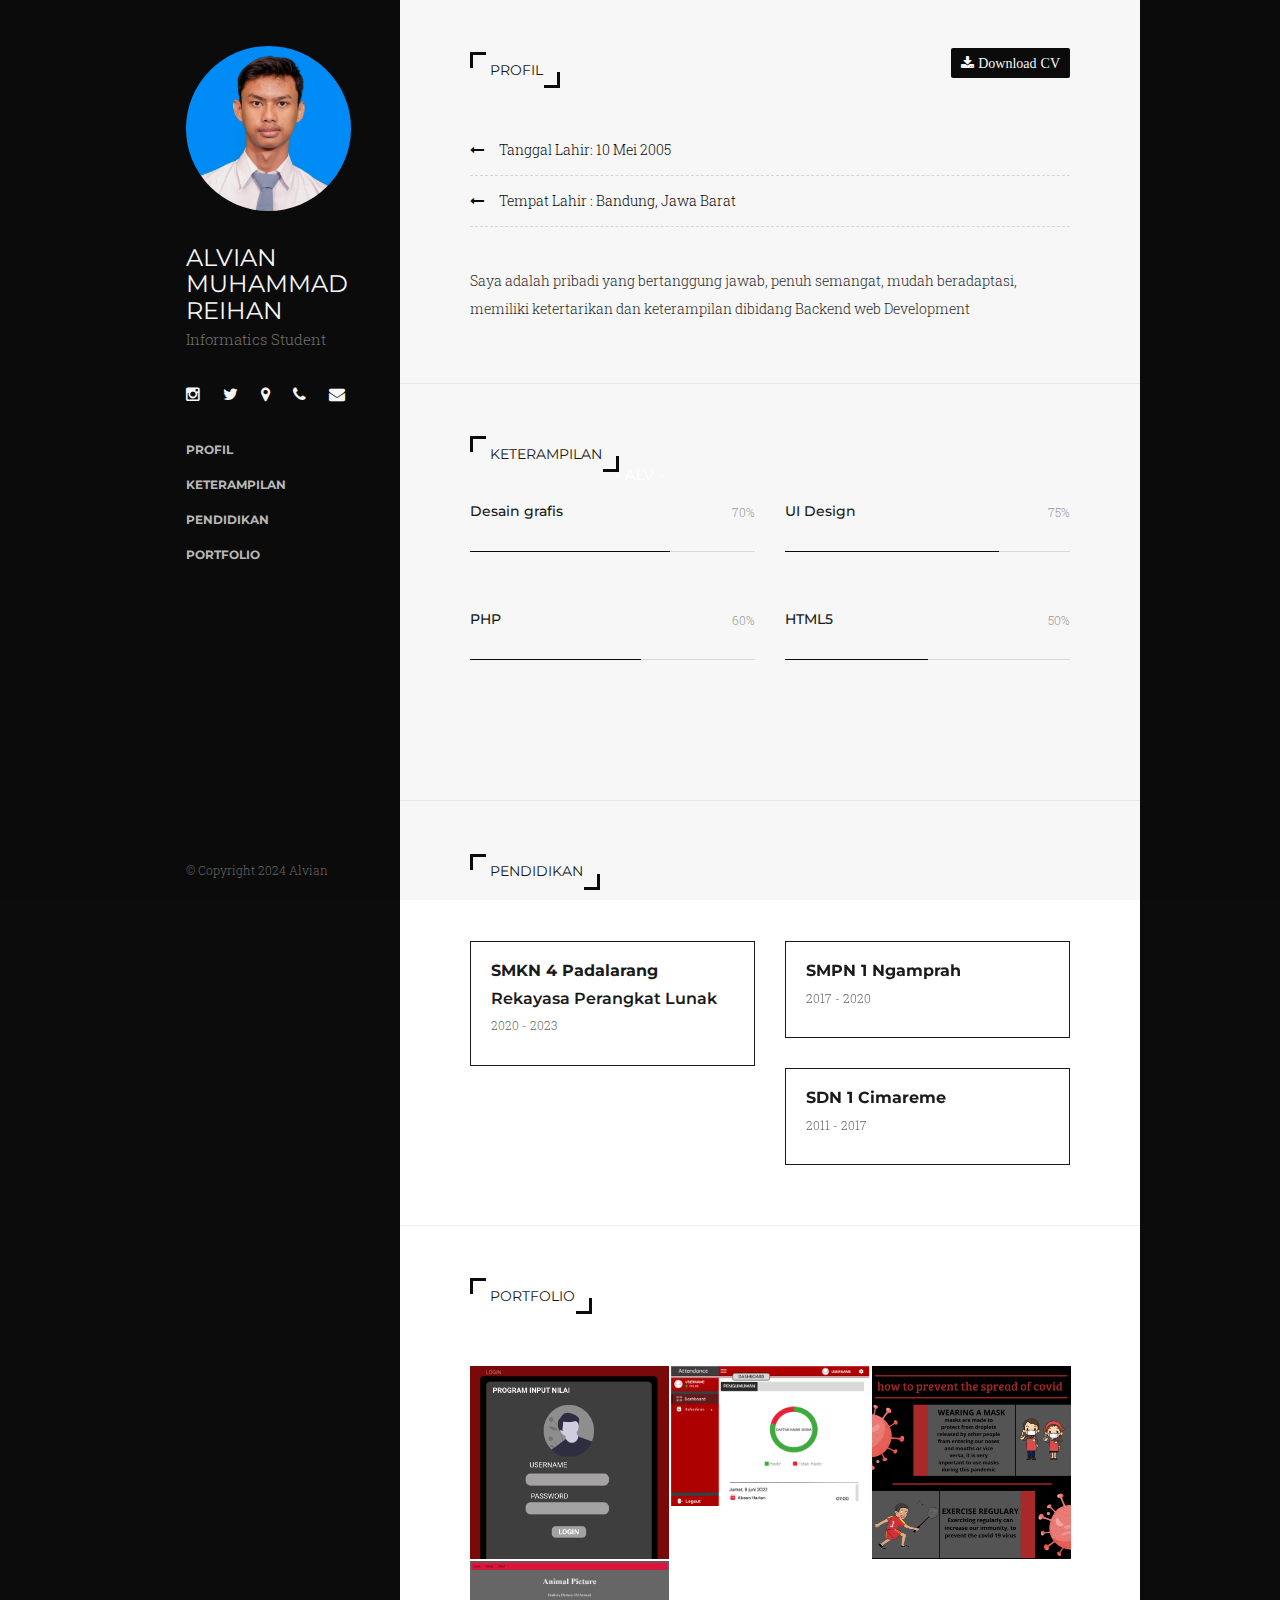
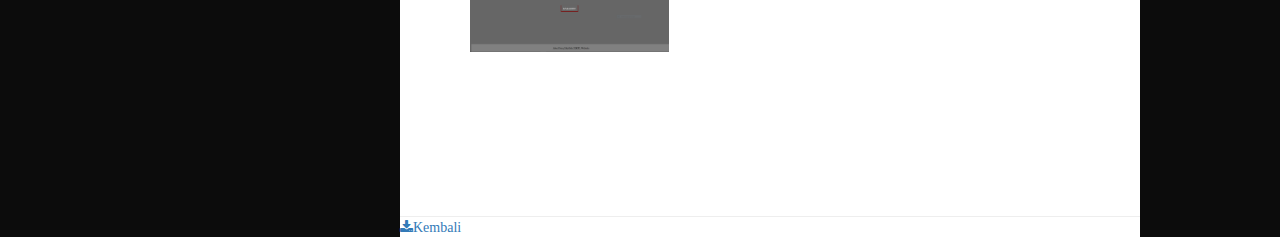
<file: cv/blog.html>
<!DOCTYPE html>
<html lang="en-US">

<!-- Mirrored from jthemes.net/themes/html/blvck/?storefront=envato-elements by HTTrack Website Copier/3.x [XR&CO'2014], Sat, 09 Jul 2022 11:07:42 GMT -->
<head>
	<meta http-equiv="Content-Type" content="text/html; charset=UTF-8">
	<title>Alvian Muhammad</title>
	<meta name="description" content="AbielFaiqZikrillah - Personal">
	<meta name="viewport" content="width=device-width, initial-scale=1, maximum-scale=1">
	<link rel="shortcut icon" type="image/x-icon" href="assets/images/logo.webp">

	<!-- STYLESHEETS -->
	<link rel="stylesheet" href="assets/bootstrap/css/bootstrap.min.css" type="text/css" media="all">
	<link rel="stylesheet" href="assets/css/owl.carousel.css" type="text/css" media="all">
	<link rel="stylesheet" href="assets/css/owl.theme.css" type="text/css" media="all">
	<link rel="stylesheet" href="assets/css/font-awesome.min.css" type="text/css" media="all">
	<link rel="stylesheet" href="assets/css/magnific-popup.css" type="text/css" media="all">
	<link rel="stylesheet" href="assets/css/style.css" type="text/css" media="all">

	<!-- GOOGLE FONTS -->
	<link href='https://fonts.googleapis.com/css?family=Montserrat:400,700' rel='stylesheet' type='text/css'>
	<link href='https://fonts.googleapis.com/css?family=Roboto+Slab:400,300,100,700' rel='stylesheet' type='text/css'>

	<!--[if lt IE 9]>
      <script src="https://oss.maxcdn.com/html5shiv/3.7.2/html5shiv.min.js"></script>
      <script src="https://oss.maxcdn.com/respond/1.4.2/respond.min.js"></script>
    <![endif]-->

</head>

<body>
<!-- Preloader -->
<div class="preloader-outer">
	<div class="preloader">
		<div class="lines">
			<div class="line line-1"></div>
			<div class="line line-2"></div>
			<div class="line line-3"></div>
		</div>

		<div class="loading-text">- ALV -</div>
	</div>
</div>
<!-- Preloader end -->

<!-- Main Wrapper -->
<main class="wrapper">

	<!-- Header -->
	<header class="header pull-left">

		<!-- Mobile menu -->
		<div class="mobile-bar visible-sm visible-xs">
			<div class="hamburger-menu">
				  <div class="bar"></div>	
			</div>
		</div>
		<!-- Mobile menu end -->

		<div class="avatar">
			<img src="assets/images/photo1657081513.png" alt="avatar">
		</div>

		<div class="name">
			<h1>Alvian Muhammad Reihan</h1>
			<span>Informatics Student</span>
		</div>

		<!-- Social Icons -->
		<div class="social-icons">
			<ul>
				<li><a href="" target="_blank"><i class="fa fa-instagram" aria-hidden="true"></i></a></li>
				<li><a href="" target="_blank"><i class="fa fa-twitter" aria-hidden="true"></i></a></li>
				<li><a href="" target="_blank"><i class="fa fa-map-marker" aria-hidden="true"></i></a></li>
				<li><a href="" target="_blank"><i class="fa fa-phone" aria-hidden="true"></i></a></li>
				<li><a href="" target="_blank"><i class="icon fa fa-3x fa-envelope" aria-hidden="true"></i></i></a></li>
			</ul>
		</div>
		<!-- Social Icons end -->

		<!-- Navigation bar -->
		<nav class="main-nav">
			<ul class="navigation">
				<!--<li class="current"><a href="#welcome">Beranda</a></li>-->
				<li><a href="#about">Profil</a></li>
				<li><a href="#keterampilan">Keterampilan</a></li>
				<li><a href="#resume">Pendidikan</a></li>
				<li><a href="#works">Portfolio</a></li>
			</ul>
		</nav>
		<!-- Navigation bar end -->

		<!-- Footer Copyright -->
		<div class="copyright">
			<span>© Copyright 2024 Alvian</span>
		</div>
		<!-- Footer Copyright end -->

	</header>
	<!-- Header end -->

	<!-- Main Content -->
	<div class="main-content pull-right">

		<!-- Section Welcome -->
		<!--<section id="welcome" class="welcome">
			<section id="welcome" class="welcome">
				<div class="quote text-center">
					<h2>Saya Seorang UI designer dan WEB Developer</h2>
				</div>
				<div class="overlay"></div>
			</section>
		</section>-->
		<!-- Section Welcome end -->

		<!-- Section About -->
		<section id="about" class="about">

			<div class="section-header">
				<h2>Profil</h2>
				<a href="" target="_blank" class="about-download" data-toggle="tooltip" data-placement="bottom" title="Download CV">
					<i class="fa fa-download" aria-hidden="true"> Download CV </i>
				</a>
			</div>

			<!-- Intro -->
			<div class="intro">

				<ul class="info">
					<li>Tanggal Lahir: 10 Mei 2005</li>
					<li>Tempat Lahir : Bandung, Jawa Barat</li>
				</ul>

				<p>Saya adalah pribadi yang bertanggung jawab, penuh semangat, mudah beradaptasi, memiliki ketertarikan dan keterampilan dibidang Backend web Development</p>

			</div>
			<!-- Intro end -->
		</section>

		<section id="keterampilan" class="keterampilan">
			<!-- Skills -->

			<div class="section-header">
				<h2>Keterampilan</h2>

			<div class="skills">

				<div class="row">

					<div class="col-md-6 col-sm-6 col-xs-12 item">
						<div class="skill-info clearfix">
							<h3 class="pull-left">Desain grafis</h3>
							<span class="pull-right">70%</span>
						</div>
						<div class="progress">
							<div class="progress-bar" role="progressbar" aria-valuenow="70"
							aria-valuemin="0" aria-valuemax="100" style="width:70%">
							</div>
						</div>
					</div>

					<div class="col-md-6 col-sm-6 col-xs-12 item">
						<div class="skill-info clearfix">
							<h3 class="pull-left">UI Design</h3>
							<span class="pull-right">75%</span>
						</div>
						<div class="progress">
							<div class="progress-bar" role="progressbar" aria-valuenow="75"
							aria-valuemin="0" aria-valuemax="100" style="width:75%">
							</div>
						</div>
					</div>

					<div class="col-md-6 col-sm-6 col-xs-12 item">
						<div class="skill-info clearfix">
							<h3 class="pull-left">PHP</h3>
							<span class="pull-right">60%</span>
						</div>
						<div class="progress">
							<div class="progress-bar" role="progressbar" aria-valuenow="60"
							aria-valuemin="0" aria-valuemax="100" style="width:60%">
							</div>
						</div>
					</div>

					<div class="col-md-6 col-sm-6 col-xs-12 item">
						<div class="skill-info clearfix">
							<h3 class="pull-left">HTML5</h3>
							<span class="pull-right">50%</span>
						</div>
						<div class="progress">
							<div class="progress-bar" role="progressbar" aria-valuenow="50"
							aria-valuemin="0" aria-valuemax="100" style="width:50%">
							</div>
						</div>
					</div>

				</div>

			</div>
			<!-- Skills end -->
		</section>
		<!-- Section About end -->

		<!-- Section Resume -->
		<section id="resume" class="resume">
			
			<div class="section-header">
				<h2>Pendidikan</h2>
			</div>

			<div class="row">

				<!-- Carousel -->
				<div class="resume-carousel">

					<div class="carousel-item">

						<div class="col-md-6 col-sm-6 col-xs-12">
							<div class="top-item resume-item">
								<h2>SMKN 4 Padalarang</h2>
								<h3>Rekayasa Perangkat Lunak</h3>
								<span>2020 - 2023</span>
							</div>
						</div>

						<div class="col-md-6 col-sm-6 col-xs-12">
							<div class="top-item resume-item">
								<h2>SMPN 1 Ngamprah</h2>
								<span>2017 - 2020</span>
							</div>
						</div>

						<div class="col-md-6 col-sm-6 col-xs-12">
							<div class="resume-item">
								<h2>SDN 1 Cimareme</h2>
								<span>2011 - 2017</span>
							</div>
						</div>
						
					</div><!-- Page 1 End -->

				<!-- Carousel end -->
				
			</div>
			
		</section>
		<!-- Section Resume end -->
		<!-- Control -->
		<!-- <div class="control">
			<ul>
				<li class="active"><a class="filter" data-filter="all">All Projects</a></li>
				<li><a class="filter" data-filter="1">Logo</a></li>
				<li><a class="filter" data-filter="2">Vector</a></li>
				<li><a class="filter" data-filter="3">Audio</a></li>
				<li><a class="filter" data-filter="4">Video</a></li>
			</ul>
		</div> -->

		<!-- Section Works -->
		<section id="works" class="works clearfix">
			
			<div class="section-header">
				<h2>Portfolio</h2>
			</div>


			<!-- Items Outer -->
			<div class="item-outer row clearfix">
				<div class="col-md-4 col-sm-6 col-xs-12 filtr-item" data-category="1" data-sort="value">
					<div class="item">
						<a href="assets/images/Dokumen 89.pdf" class="work-video">
							<div class="title">
								<div class="inner">
									<h2>UI Design</h2>
									<span>Sistem Input Nilai</span>
								</div>
							</div>
						</a>
						<div class="overlay"></div>
						<img src="assets/images/PPL01.PNG" alt="portfolio">
					</div>
				</div>

				<div class="col-md-4 col-sm-6 col-xs-12 filtr-item" data-category="2" data-sort="value">
					<div class="item">
						<a href="assets/images/UI PPL.pdf" class="work-video">
							<div class="title">
								<div class="inner">
									<h2>UI Design</h2>
									<span>Sistem Input Nilai</span>
								</div>
							</div>
						</a>
						<div class="overlay"></div>
						<img src="assets/images/Capture.PNG" alt="portfolio">
					</div>
				</div>

				<div class="col-md-4 col-sm-6 col-xs-12 filtr-item" data-category="3" data-sort="value">
					<div class="item">
						<a href="assets/images/123.pdf" class="work-video">
							<div class="title">
								<div class="inner">
									<h2>UI Design</h2>
									<span>Sistem Input Nilai</span>
								</div>
							</div>
						</a>
						<div class="overlay"></div>
						<img src="assets/images/123.png" alt="portfolio">
					</div>
				</div>

				<div class="col-md-4 col-sm-6 col-xs-12 filtr-item" data-category="4" data-sort="value">
					<div class="item">
						<a href="https://abielfaiq.github.io/abielfaiq21.github.io/" class="work-video">
							<div class="title">
								<div class="inner">
									<h2>WEBSITE</h2>
									<span>Galeri</span>
								</div>
							</div>
						</a>
						<div class="overlay"></div>
						<img src="assets/images/galeri.PNG" alt="portfolio">
					</div>
				</div>
			</div>
			<!-- Items Outer end -->
		</section>
		<!-- Section Works end -->

		

		<!-- Section Customers -->
		<!--<section id="customers" class="customers">
			
			<div class="section-header-light">
				<h2>Customers</h2>
			</div>
			<div class="customer-carousel">
				<div class="item">
					<img src="assets/images/06_themeforest.png" alt="client">
				</div>
				<div class="item">
					<img src="assets/images/20_client.png" alt="client">
				</div>
				<div class="item">
					<img src="assets/images/21_client.png" alt="client">
				</div>
				<div class="item">
					<img src="assets/images/22_client.png" alt="client">
				</div>
				<div class="item">
					<img src="assets/images/19_client.png" alt="client">
				</div>
				<div class="item">
					<img src="assets/images/23_client.png" alt="client">
				</div>
			</div> 
			
			<div class="overlay"></div>
			-->
			<a href="../index.html" class="about-download" data-toggle="tooltip" data-placement="bottom" title="Kembali">
							<i class="fa fa-download" aria-hidden="true">Kembali</i>
						</a>
		</section>
		<!-- Section Customers end -->
	</div>
	<!-- Main Content end -->

</main>
<!-- Main Wrapper end -->

<!-- SCRIPTS -->
<script type="text/javascript" src="assets/js/jquery-1.12.3.min.js"></script>
<script type="text/javascript" src="assets/js/jquery.onepage-scroll.min.js"></script>
<script type="text/javascript" src="assets/js/jquery.easing.min.js"></script>
<script type="text/javascript" src="assets/js/jquery.backstretch.min.js"></script>
<script type="text/javascript" src="assets/js/jquery.filterizr.js"></script>
<script type="text/javascript" src="assets/js/jquery.magnific-popup.min.js"></script>
<script type="text/javascript" src="assets/bootstrap/js/bootstrap.min.js"></script>
<script type="text/javascript" src="assets/js/owl.carousel.min.js"></script>
<script type="text/javascript" src="assets/js/custom.js"></script>
<script type="text/javascript" src="assets/js/smoothscroll.min.js"></script>

</body>

<!-- Mirrored from jthemes.net/themes/html/blvck/?storefront=envato-elements by HTTrack Website Copier/3.x [XR&CO'2014], Sat, 09 Jul 2022 11:07:52 GMT -->
</html>
</file>
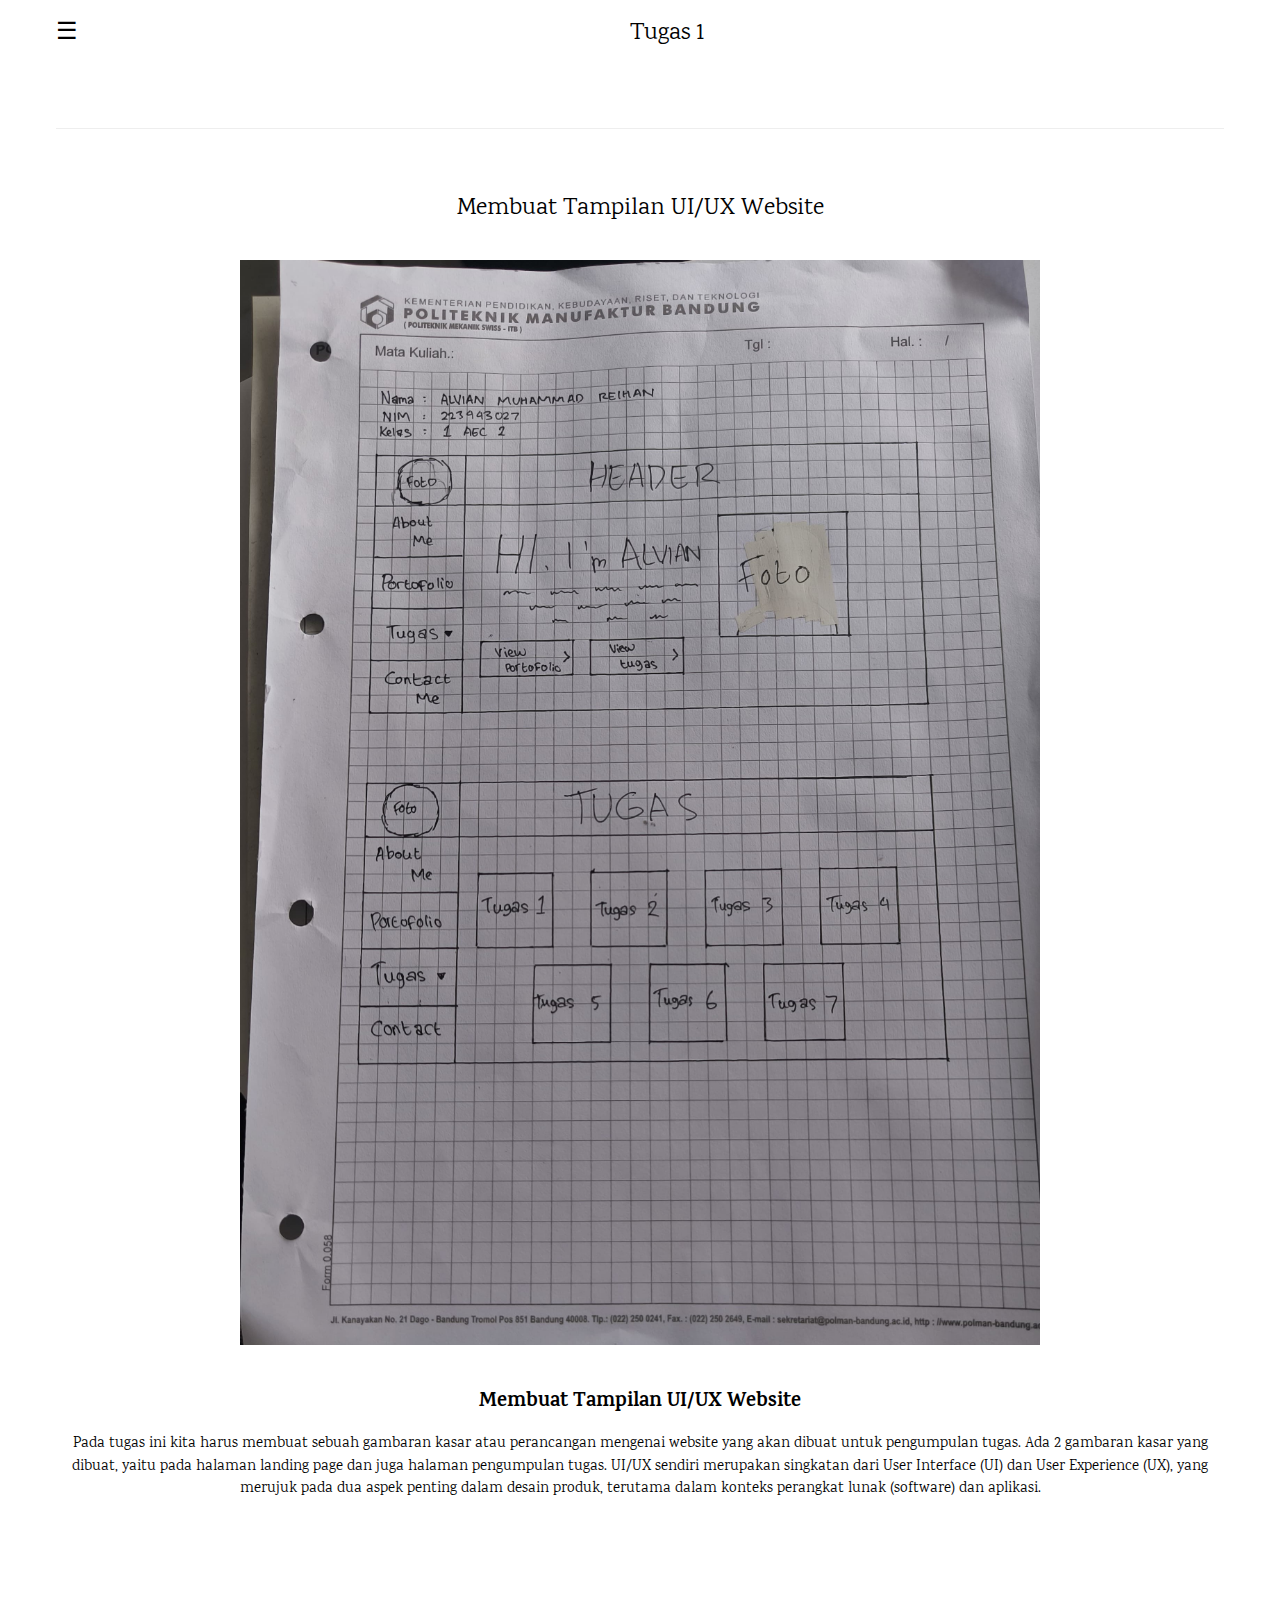
<file: tugas/tugas1.html>
<!DOCTYPE html>
<html>
<head>
<title>Tugas 1</title>
<meta charset="UTF-8">
<meta name="viewport" content="width=device-width, initial-scale=1">
<link rel="stylesheet" href="https://www.w3schools.com/w3css/4/w3.css">
<link rel="stylesheet" href="https://fonts.googleapis.com/css?family=Karma">
<style>
body,h1,h2,h3,h4,h5,h6 {font-family: "Karma", sans-serif}
.w3-bar-block .w3-bar-item {padding:20px}
</style>
</head>
<body>

<!-- Sidebar (hidden by default) -->
<nav class="w3-sidebar w3-bar-block w3-card w3-top w3-xlarge w3-animate-left" style="display:none;z-index:2;width:40%;min-width:300px" id="mySidebar">
  <a href="javascript:void(0)" onclick="w3_close()"
  class="w3-bar-item w3-button">Close Menu</a>
  <a href="../index.html" onclick="w3_close()" class="w3-bar-item w3-button">Home</a>
</nav>

<!-- Top menu -->
<div class="w3-top">
  <div class="w3-white w3-xlarge" style="max-width:1200px;margin:auto">
    <div class="w3-button w3-padding-16 w3-left" onclick="w3_open()">☰</div>
    <div class="w3-center w3-padding-16">Tugas 1</div>
  </div>
</div>
  
<!-- !PAGE CONTENT! -->
<div class="w3-main w3-content w3-padding" style="max-width:1200px;margin-top:100px">
  
  <hr id="tugas1">

  <!-- About Section -->
  <div class="w3-container w3-padding-32 w3-center">  
    <h3>Membuat Tampilan UI/UX Website</h3><br>
    <img src="img/tugas1.jpeg" alt="Me" class="w3-image" style="display:block;margin:auto" width="800" height="533">
    <div class="w3-padding-32">
      <h4><b>Membuat Tampilan UI/UX Website</b></h4>
      <p>Pada tugas ini kita harus membuat sebuah gambaran kasar atau perancangan mengenai website yang akan dibuat untuk pengumpulan tugas. Ada 2 gambaran kasar yang dibuat, yaitu pada halaman landing page dan juga halaman pengumpulan tugas. UI/UX sendiri merupakan singkatan dari User Interface (UI) dan User Experience (UX), yang merujuk pada dua aspek penting dalam desain produk, terutama dalam konteks perangkat lunak (software) dan aplikasi.</p>
    </div>
  </div>
  <hr>

<!-- End page content -->
</div>

<script>
// Script to open and close sidebar
function w3_open() {
  document.getElementById("mySidebar").style.display = "block";
}
 
function w3_close() {
  document.getElementById("mySidebar").style.display = "none";
}
</script>

</body>
</html>
</file>
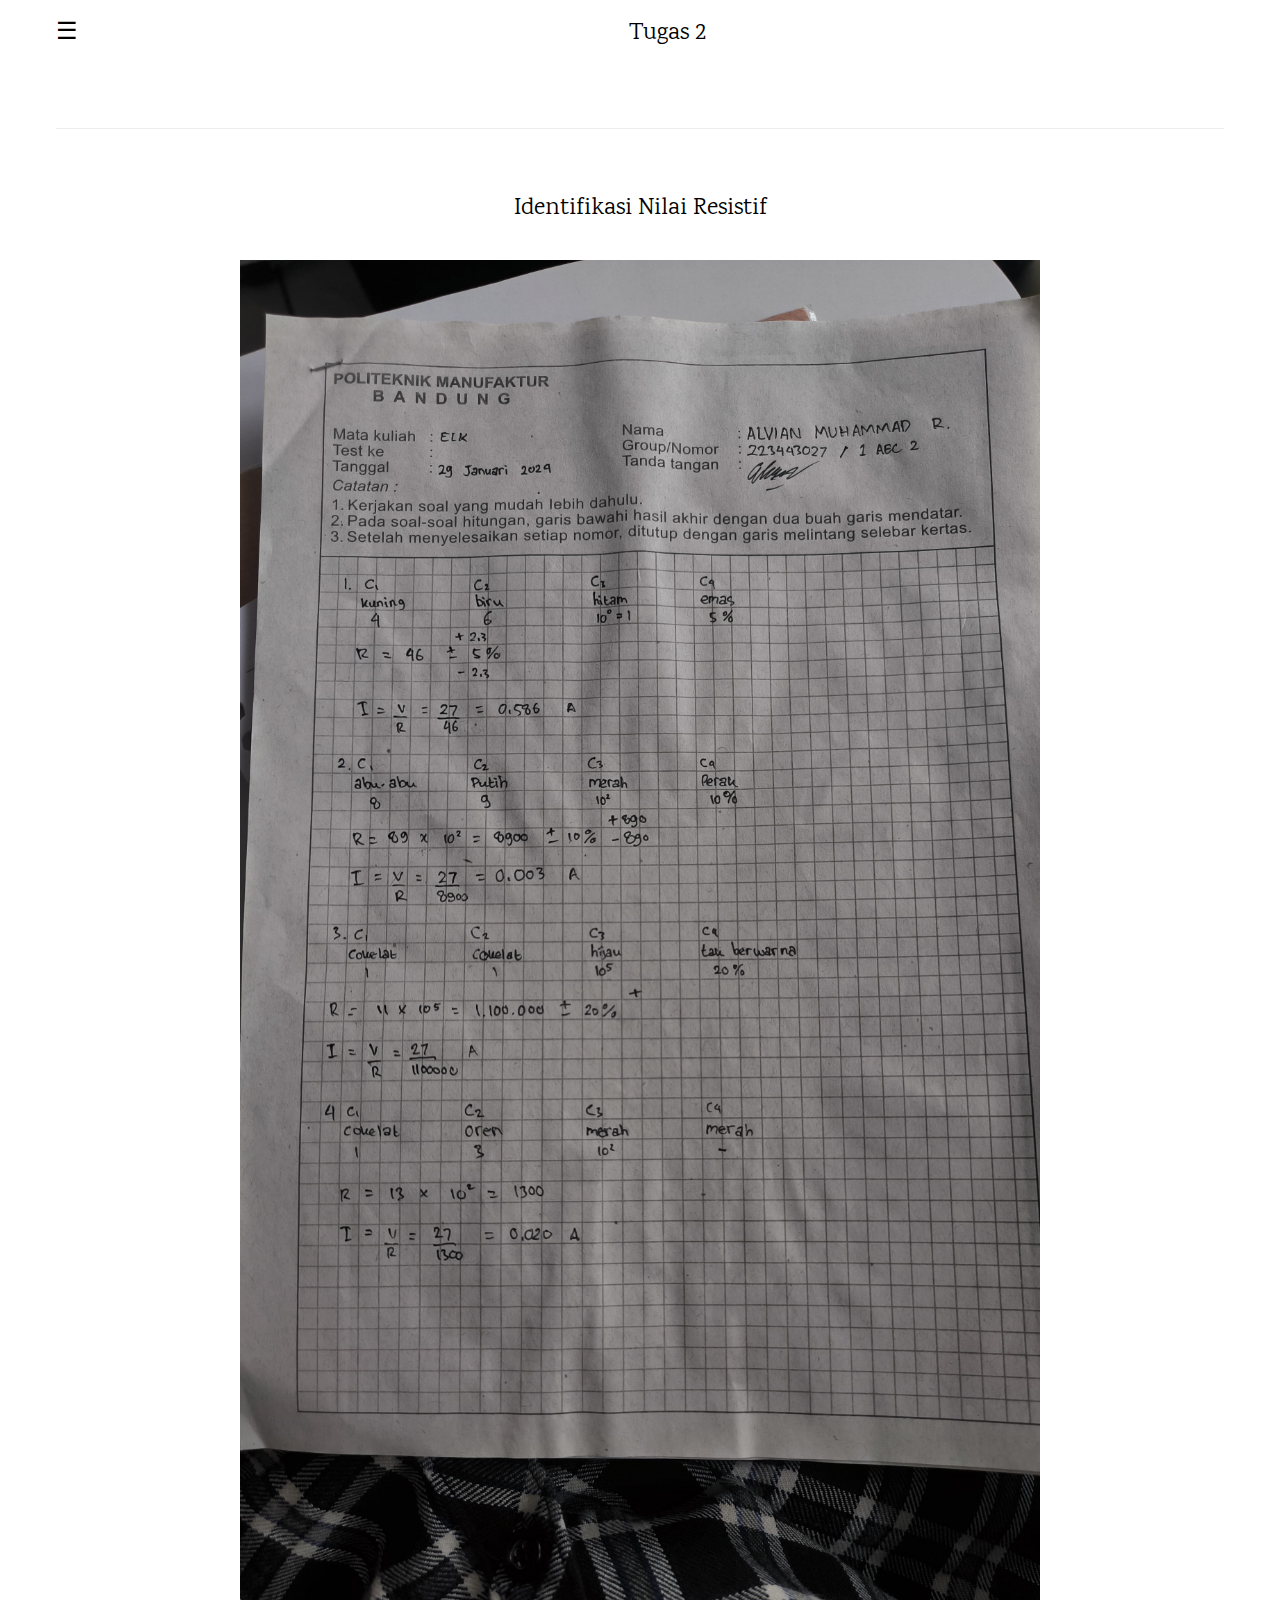
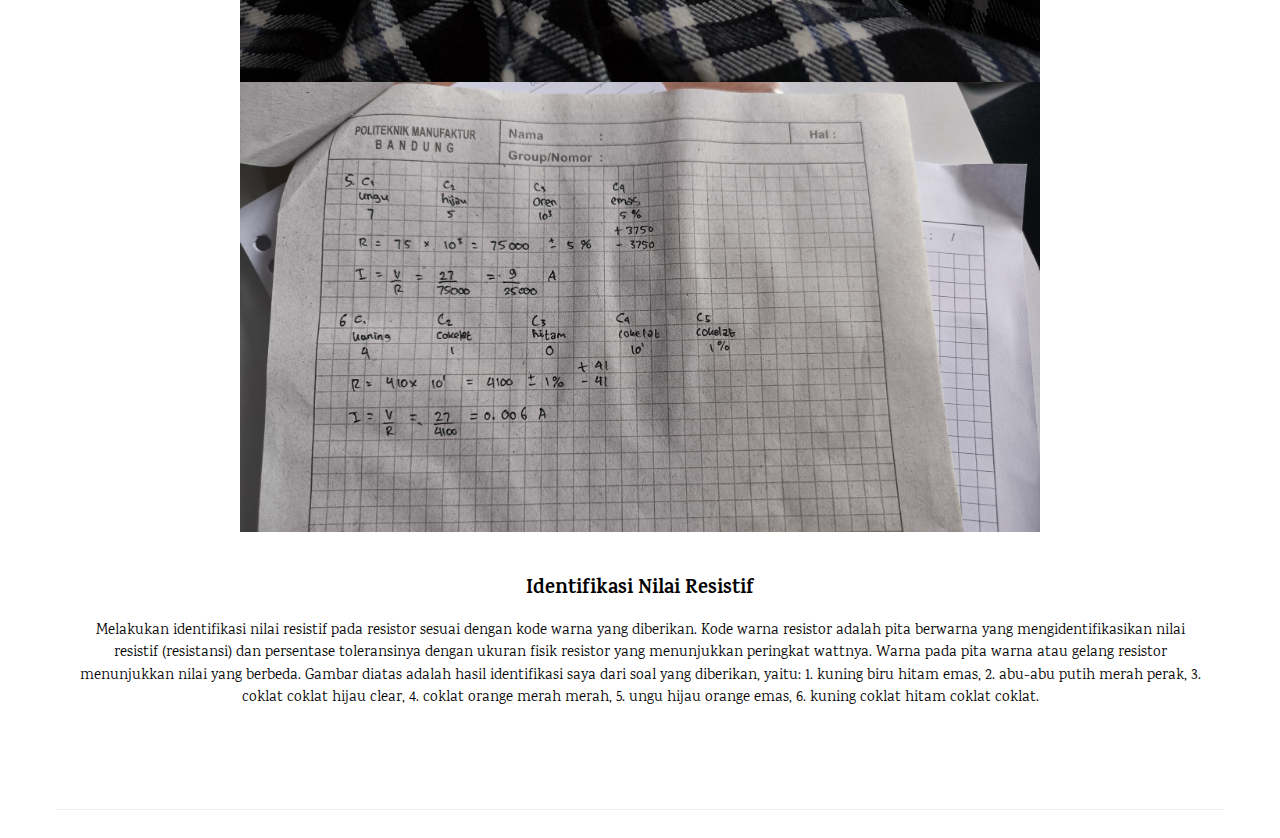
<file: tugas/tugas2.html>
<!DOCTYPE html>
<html>
<head>
<title>Tugas 2</title>
<meta charset="UTF-8">
<meta name="viewport" content="width=device-width, initial-scale=1">
<link rel="stylesheet" href="https://www.w3schools.com/w3css/4/w3.css">
<link rel="stylesheet" href="https://fonts.googleapis.com/css?family=Karma">
<style>
body,h1,h2,h3,h4,h5,h6 {font-family: "Karma", sans-serif}
.w3-bar-block .w3-bar-item {padding:20px}
</style>
</head>
<body>

<!-- Sidebar (hidden by default) -->
<nav class="w3-sidebar w3-bar-block w3-card w3-top w3-xlarge w3-animate-left" style="display:none;z-index:2;width:40%;min-width:300px" id="mySidebar">
  <a href="javascript:void(0)" onclick="w3_close()"
  class="w3-bar-item w3-button">Close Menu</a>
  <a href="../index.html" onclick="w3_close()" class="w3-bar-item w3-button">Home</a>
</nav>

<!-- Top menu -->
<div class="w3-top">
  <div class="w3-white w3-xlarge" style="max-width:1200px;margin:auto">
    <div class="w3-button w3-padding-16 w3-left" onclick="w3_open()">☰</div>
    <div class="w3-center w3-padding-16">Tugas 2</div>
  </div>
</div>
  
<!-- !PAGE CONTENT! -->
<div class="w3-main w3-content w3-padding" style="max-width:1200px;margin-top:100px">
  
  <hr id="tugas2">

  <!-- About Section -->
  <div class="w3-container w3-padding-32 w3-center">  
    <h3>Identifikasi Nilai Resistif</h3><br>
    <img src="img/tugas2a.jpeg" alt="Me" class="w3-image" style="display:block;margin:auto" width="800" height="533">
    <img src="img/tugas2b.jpeg" alt="Me" class="w3-image" style="display:block;margin:auto" width="800" height="533">
    <div class="w3-padding-32">
      <h4><b>Identifikasi Nilai Resistif</b></h4>
      <p>Melakukan identifikasi nilai resistif pada resistor sesuai dengan kode warna yang diberikan. Kode warna resistor adalah pita berwarna yang mengidentifikasikan nilai resistif (resistansi) dan persentase toleransinya dengan ukuran fisik resistor yang menunjukkan peringkat wattnya. Warna pada pita warna atau gelang resistor menunjukkan nilai yang berbeda. Gambar diatas adalah hasil identifikasi saya dari soal yang diberikan, yaitu:
        1. kuning biru hitam emas, 2. abu-abu putih merah perak, 3. coklat coklat hijau clear, 4. coklat orange merah merah, 5. ungu hijau orange emas, 6. kuning coklat hitam coklat coklat.
      </p>
    </div>
  </div>
  <hr>

<!-- End page content -->
</div>

<script>
// Script to open and close sidebar
function w3_open() {
  document.getElementById("mySidebar").style.display = "block";
}
 
function w3_close() {
  document.getElementById("mySidebar").style.display = "none";
}
</script>

</body>
</html>
</file>
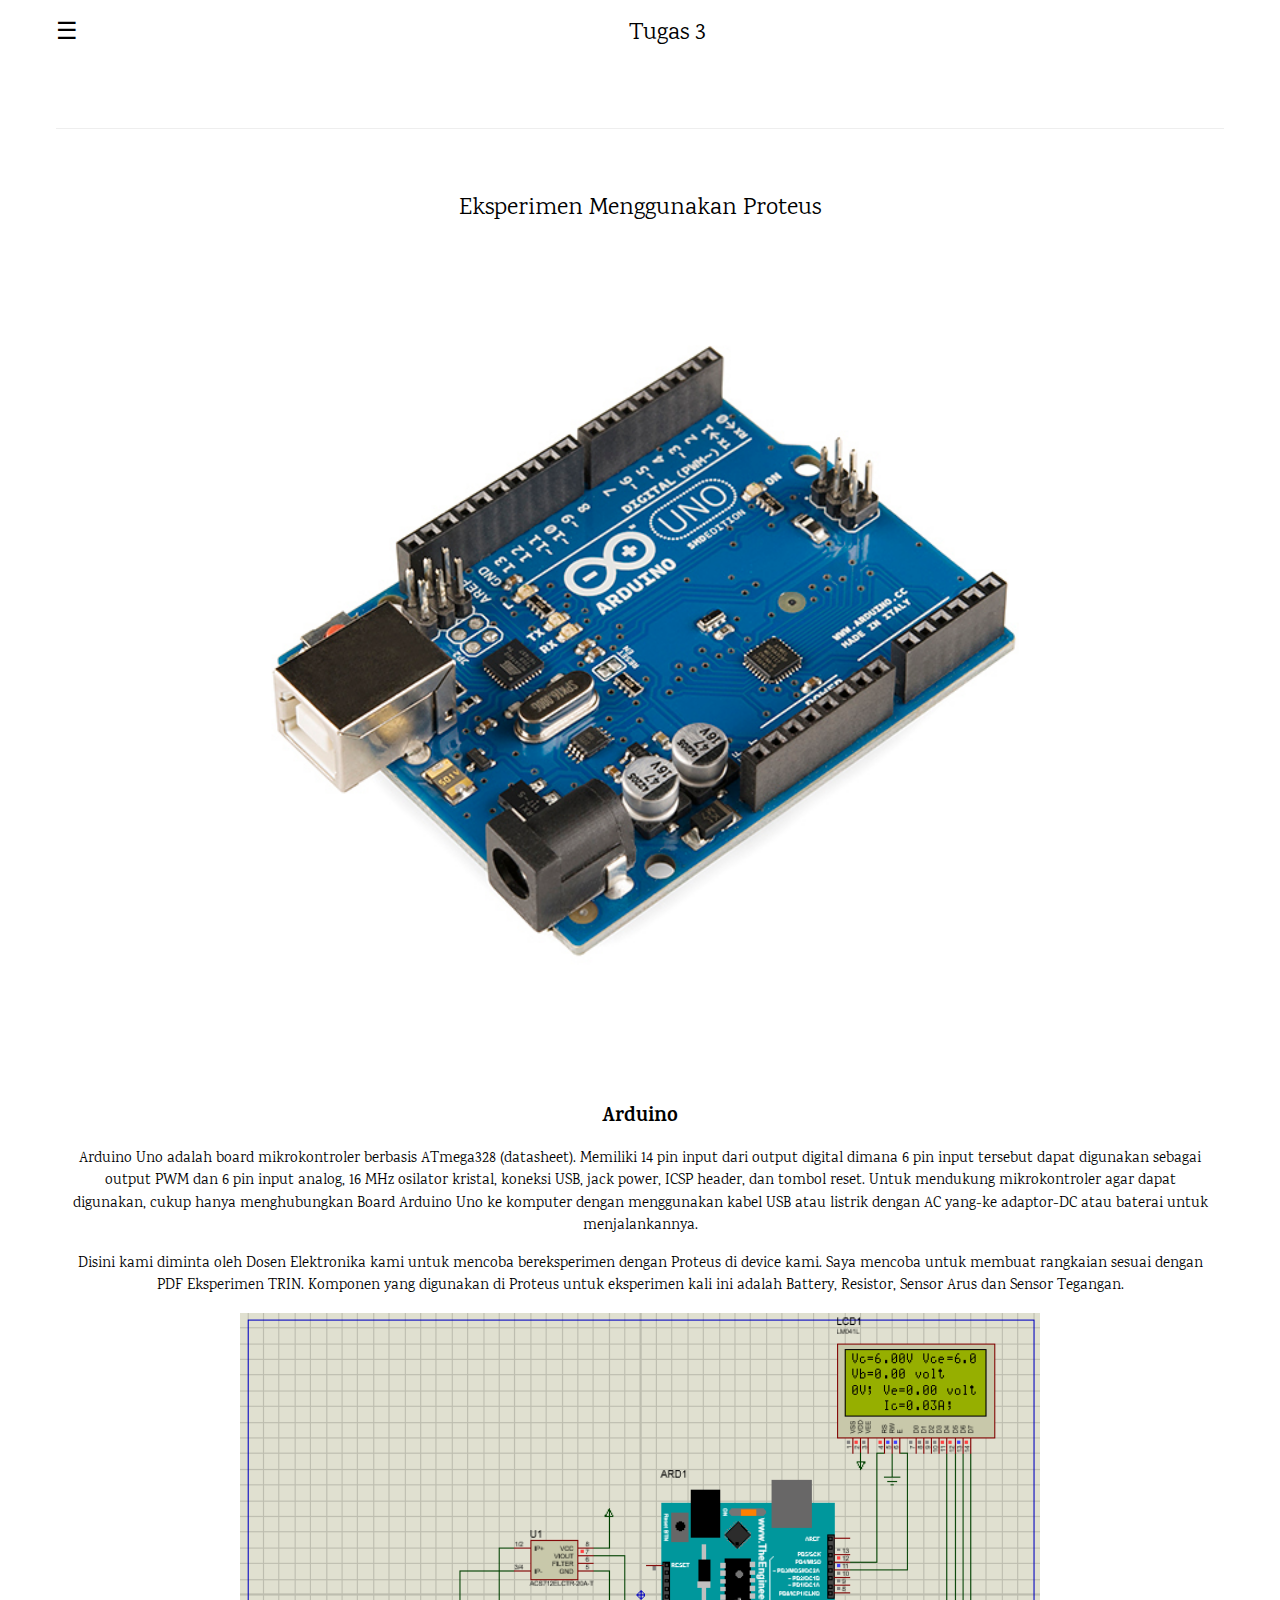
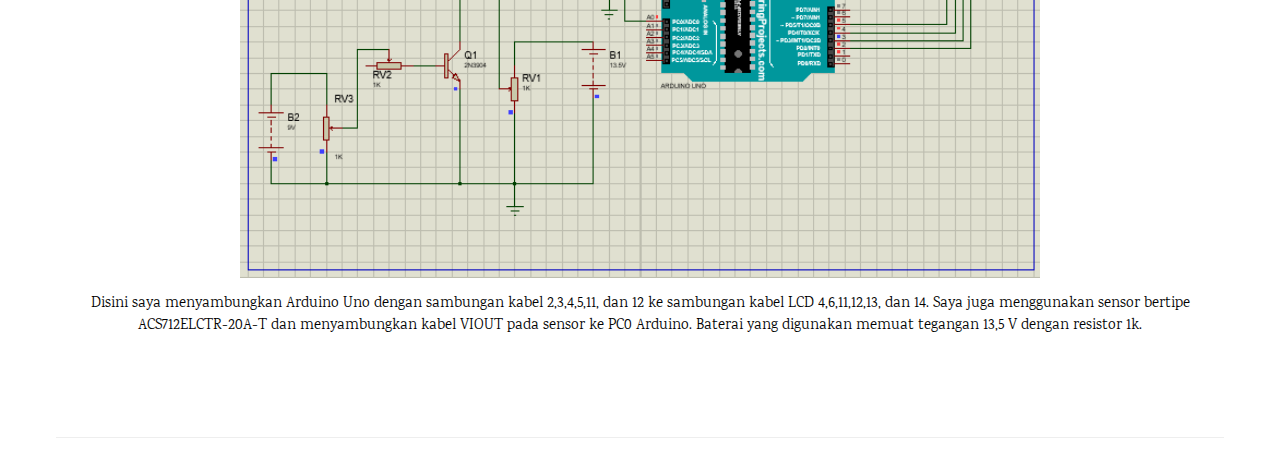
<file: tugas/tugas3.html>
<!DOCTYPE html>
<html>
<head>
<title>Tugas 1</title>
<meta charset="UTF-8">
<meta name="viewport" content="width=device-width, initial-scale=1">
<link rel="stylesheet" href="https://www.w3schools.com/w3css/4/w3.css">
<link rel="stylesheet" href="https://fonts.googleapis.com/css?family=Karma">
<style>
body,h1,h2,h3,h4,h5,h6 {font-family: "Karma", sans-serif}
.w3-bar-block .w3-bar-item {padding:20px}
</style>
</head>
<body>

<!-- Sidebar (hidden by default) -->
<nav class="w3-sidebar w3-bar-block w3-card w3-top w3-xlarge w3-animate-left" style="display:none;z-index:2;width:40%;min-width:300px" id="mySidebar">
  <a href="javascript:void(0)" onclick="w3_close()"
  class="w3-bar-item w3-button">Close Menu</a>
  <a href="../index.html" onclick="w3_close()" class="w3-bar-item w3-button">Home</a>
</nav>

<!-- Top menu -->
<div class="w3-top">
  <div class="w3-white w3-xlarge" style="max-width:1200px;margin:auto">
    <div class="w3-button w3-padding-16 w3-left" onclick="w3_open()">☰</div>
    <div class="w3-center w3-padding-16">Tugas 3</div>
  </div>
</div>
  
<!-- !PAGE CONTENT! -->
<div class="w3-main w3-content w3-padding" style="max-width:1200px;margin-top:100px">
  
  <hr id="tugas1">

  <!-- About Section -->
  <div class="w3-container w3-padding-32 w3-center">  
    <h3>Eksperimen Menggunakan Proteus</h3><br>
    <img src="img/tugas3a.jpg" alt="Me" class="w3-image" style="display:block;margin:auto" width="800" height="533">
    <div class="w3-padding-32">
      <h4><b>Arduino</b></h4>
      <p>Arduino Uno adalah board mikrokontroler berbasis ATmega328 (datasheet). Memiliki 14 pin input dari output digital dimana 6 pin input tersebut dapat digunakan sebagai output PWM dan 6 pin input analog, 16 MHz osilator kristal, koneksi USB, jack power, ICSP header, dan tombol reset. Untuk mendukung mikrokontroler agar dapat digunakan, cukup hanya menghubungkan Board Arduino Uno ke komputer dengan menggunakan kabel USB atau listrik dengan AC yang-ke adaptor-DC atau baterai untuk menjalankannya.</p>
      <p>Disini kami diminta oleh Dosen Elektronika kami untuk mencoba bereksperimen dengan Proteus di device kami. Saya mencoba untuk membuat rangkaian sesuai dengan PDF Eksperimen TRIN. Komponen yang digunakan di Proteus untuk eksperimen kali ini adalah Battery, Resistor, Sensor Arus dan Sensor Tegangan.</p>
      <img src="img/tugas3b.png" alt="Me" class="w3-image" style="display:block;margin:auto" width="800" height="533">
      <p>Disini saya menyambungkan Arduino Uno dengan sambungan kabel 2,3,4,5,11, dan 12 ke sambungan kabel LCD 4,6,11,12,13, dan 14. Saya juga menggunakan sensor bertipe ACS712ELCTR-20A-T dan menyambungkan kabel VIOUT pada sensor ke PC0 Arduino. Baterai yang digunakan memuat tegangan 13,5 V dengan resistor 1k.</p>
    </div>
  </div>
  <hr>

<!-- End page content -->
</div>

<script>
// Script to open and close sidebar
function w3_open() {
  document.getElementById("mySidebar").style.display = "block";
}
 
function w3_close() {
  document.getElementById("mySidebar").style.display = "none";
}
</script>

</body>
</html>
</file>
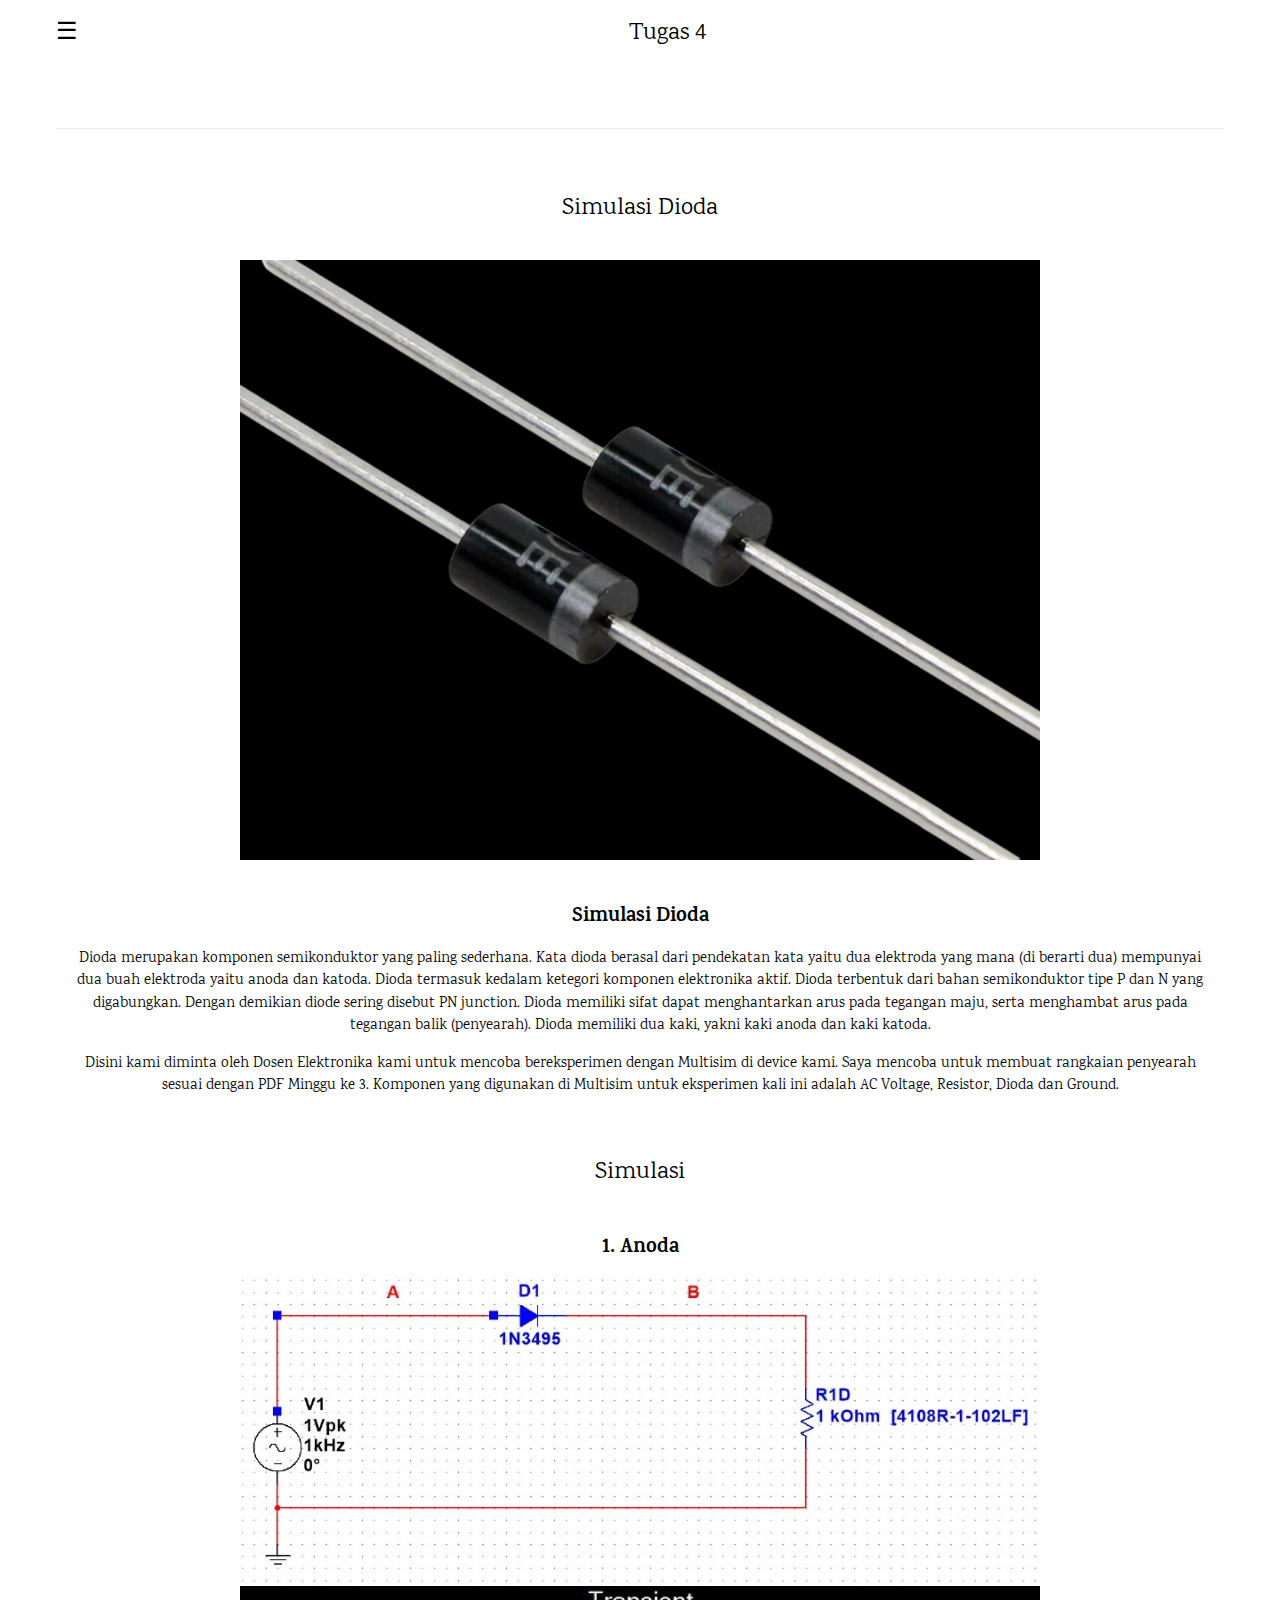
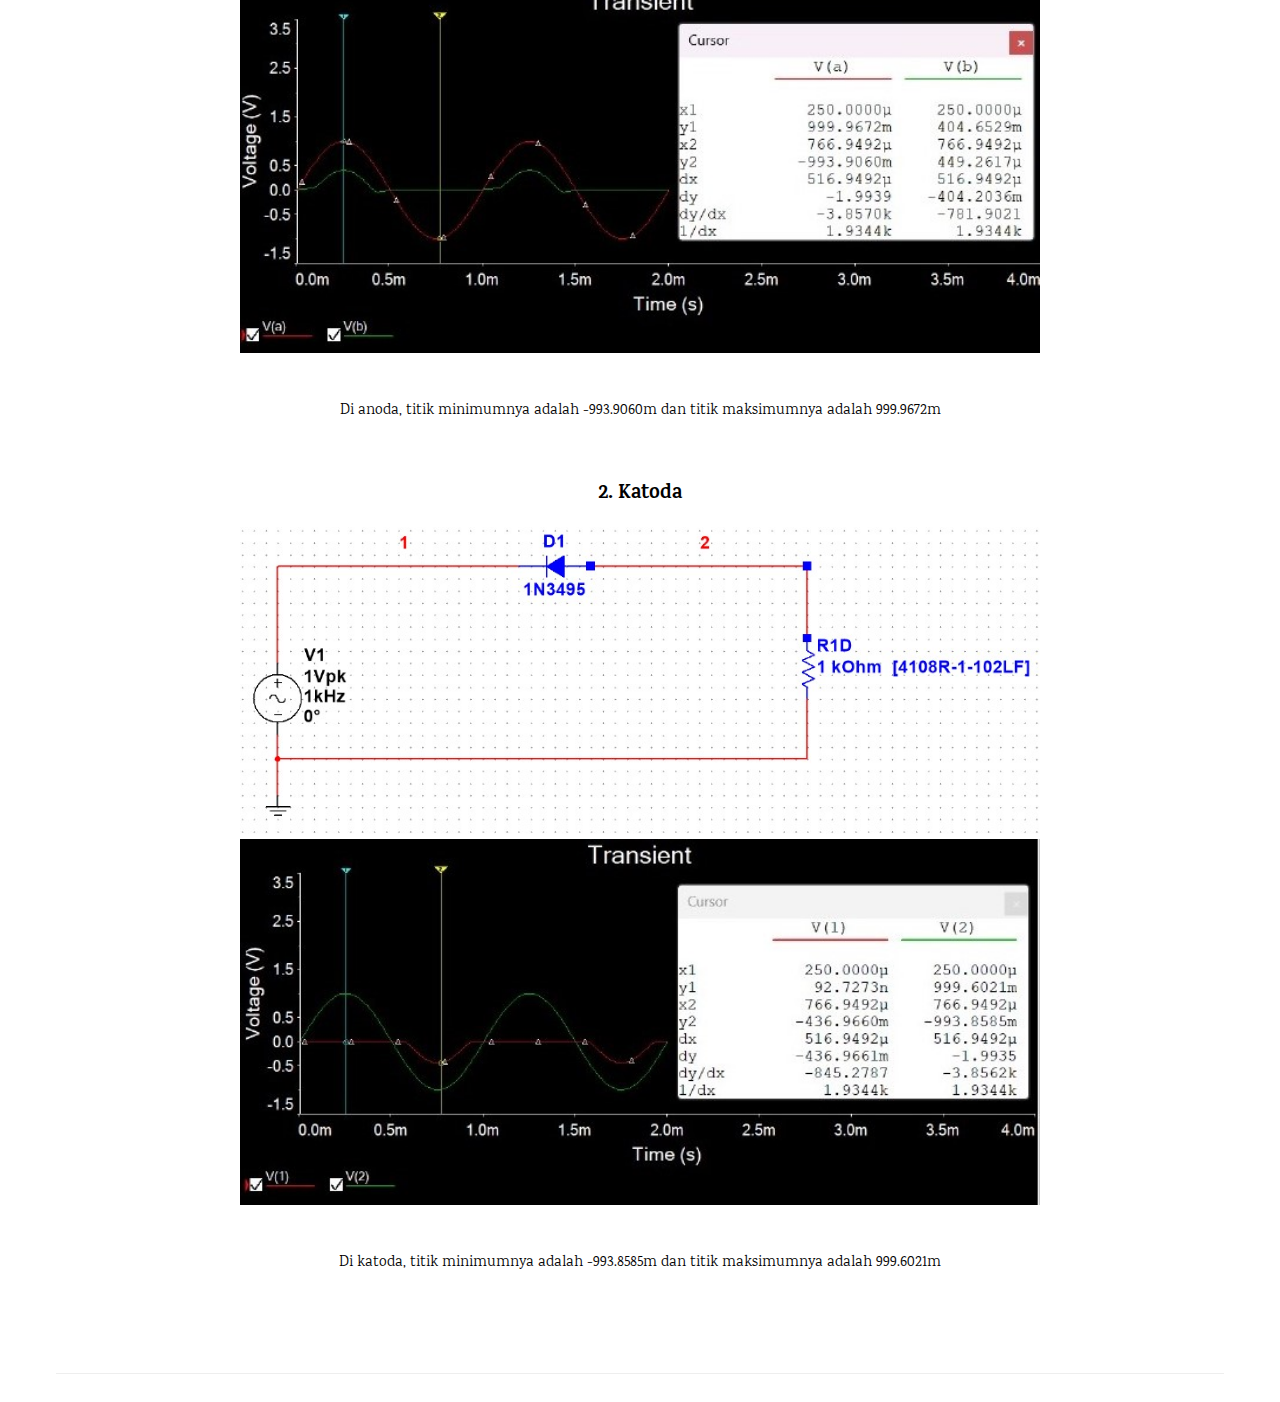
<file: tugas/tugas4.html>
<!DOCTYPE html>
<html>
<head>
<title>Tugas 4</title>
<meta charset="UTF-8">
<meta name="viewport" content="width=device-width, initial-scale=1">
<link rel="stylesheet" href="https://www.w3schools.com/w3css/4/w3.css">
<link rel="stylesheet" href="https://fonts.googleapis.com/css?family=Karma">
<style>
body,h1,h2,h3,h4,h5,h6 {font-family: "Karma", sans-serif}
.w3-bar-block .w3-bar-item {padding:20px}
</style>
</head>
<body>

<!-- Sidebar (hidden by default) -->
<nav class="w3-sidebar w3-bar-block w3-card w3-top w3-xlarge w3-animate-left" style="display:none;z-index:2;width:40%;min-width:300px" id="mySidebar">
  <a href="javascript:void(0)" onclick="w3_close()"
  class="w3-bar-item w3-button">Close Menu</a>
  <a href="../index.html" onclick="w3_close()" class="w3-bar-item w3-button">Home</a>
</nav>

<!-- Top menu -->
<div class="w3-top">
  <div class="w3-white w3-xlarge" style="max-width:1200px;margin:auto">
    <div class="w3-button w3-padding-16 w3-left" onclick="w3_open()">☰</div>
    <div class="w3-center w3-padding-16">Tugas 4</div>
  </div>
</div>
  
<!-- !PAGE CONTENT! -->
<div class="w3-main w3-content w3-padding" style="max-width:1200px;margin-top:100px">
  
  <hr id="tugas4">

  <!-- About Section -->
  <div class="w3-container w3-padding-32 w3-center">  
    <h3>Simulasi Dioda</h3><br>
    <img src="img/tugas4.jpeg" alt="Me" class="w3-image" style="display:block;margin:auto" width="800" height="533">
    <div class="w3-padding-32">
      <h4><b>Simulasi Dioda</b></h4>
      <p>Dioda merupakan komponen semikonduktor yang paling sederhana. Kata dioda berasal dari pendekatan kata yaitu dua elektroda yang mana (di berarti dua) mempunyai dua buah elektroda yaitu anoda dan katoda. Dioda termasuk kedalam ketegori komponen elektronika aktif. Dioda terbentuk dari bahan semikonduktor tipe P dan N yang digabungkan. Dengan demikian diode sering disebut PN junction. Dioda memiliki sifat dapat menghantarkan arus pada tegangan maju, serta menghambat arus pada tegangan balik (penyearah). Dioda memiliki dua kaki, yakni kaki anoda dan kaki katoda.</p>
      <p>Disini kami diminta oleh Dosen Elektronika kami untuk mencoba bereksperimen dengan Multisim di device kami. Saya mencoba untuk membuat rangkaian penyearah sesuai dengan PDF Minggu ke 3. Komponen yang digunakan di Multisim untuk eksperimen kali ini adalah AC Voltage, Resistor, Dioda dan Ground.</p>
    </div>
    <h3>Simulasi</h3><br>
    <h4><b>1. Anoda</b></h4>
    <img src="img/tugas4a.jpeg" alt="Me" class="w3-image" style="display:block;margin:auto" width="800" height="533">
    <img src="img/tugas4b.jpeg" alt="Me" class="w3-image" style="display:block;margin:auto" width="800" height="533">
    <div class="w3-padding-32">
      <p>Di anoda, titik minimumnya adalah -993.9060m dan titik maksimumnya adalah 999.9672m</p>
    </div>
    <h4><b>2. Katoda</b></h4>
    <img src="img/tugas4c.jpeg" alt="Me" class="w3-image" style="display:block;margin:auto" width="800" height="533">
    <img src="img/tugas4d.jpeg" alt="Me" class="w3-image" style="display:block;margin:auto" width="800" height="533">
    <div class="w3-padding-32">
      <p>Di katoda, titik minimumnya adalah -993.8585m dan titik maksimumnya adalah 999.6021m</p>
    </div>
  </div>
  <hr>

<!-- End page content -->
</div>

<script>
// Script to open and close sidebar
function w3_open() {
  document.getElementById("mySidebar").style.display = "block";
}
 
function w3_close() {
  document.getElementById("mySidebar").style.display = "none";
}
</script>

</body>
</html>
</file>
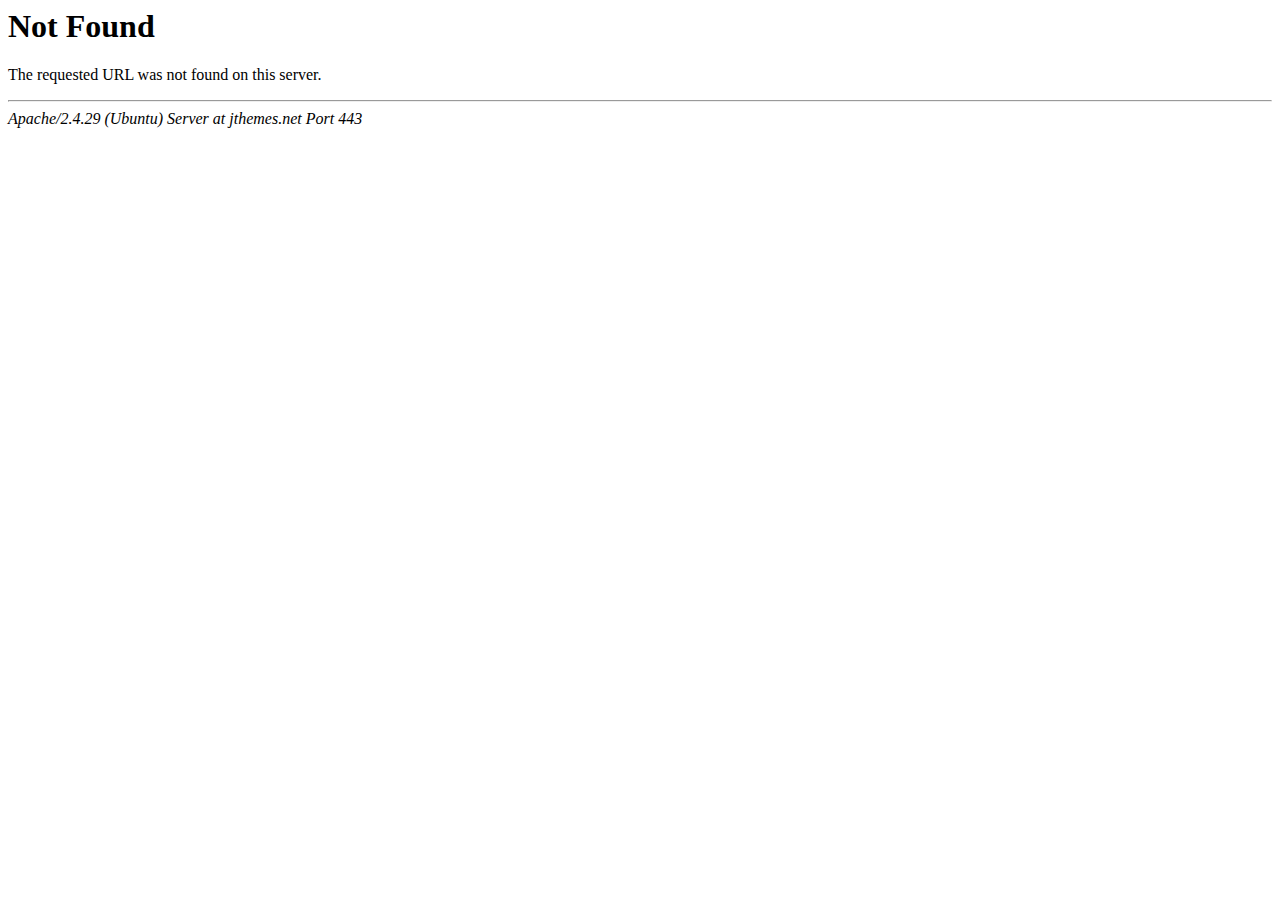
<file: cv/assets/css/AjaxLoader.html>
<!DOCTYPE HTML PUBLIC "-//IETF//DTD HTML 2.0//EN">
<html><head>
<title>404 Not Found</title>
</head><body>
<h1>Not Found</h1>
<p>The requested URL was not found on this server.</p>
<hr>
<address>Apache/2.4.29 (Ubuntu) Server at jthemes.net Port 443</address>
</body></html>
</file>
<file: cv/assets/css/style.css>
/*
Template Name: Blvck - Personal vCard & Resume Template
Version: 1.0
Author: PxlSolutions
Author URI: http://themeforest.net/user/pxlsolutions
Description: CV, Resume, vCard HTML Template

[TABLE OF CONTENTS]

01. Global Styles
02. Preloader
03. Layout
04. Header
05. Main Content
06. Section Welcome
07. Section Fun Facts
08. Section Resume
09. Section Works
10. Section Testimonials
11. Section Blog
12. Section Customers
13. Section Contact
14. Other Elements
15. Responsive
*/
/*-----------------------------------------------------------------*/
/*                      GLOBAL STYLES                              */
/*-----------------------------------------------------------------*/
body {
    color: #1a1a1a;
    background-color: #0C0C0C;
    font-family: "Roboto Slab",serif;
    overflow-x: hidden;
}

h1,h2,h3,h4,h5,h6 {
    font-family: "Montserrat",sans-serif;
}

img {
    max-width: 100%;
    height: auto;
}

ul {
    padding-left: 15px;
}

li {
    padding: 0 0 10px;
}

/*-----------------------------------------------------------------*/
/*                      PRELOADER                                  */
/*-----------------------------------------------------------------*/
.preloader-outer {
    position: fixed;
    top: 0;
    left: 0;
    height: 100%;
    width: 100%;
    background: #0C0C0C;
    z-index: 6;
    overflow: hidden;
}

.preloader {
    position: absolute;
    top: 50%;
    left: 50%;
    width: 80px;
    height: 60px;
    margin: -30px 0 0 -40px;
}

.preloader .lines {
    width: 80px;
    height: 40px;
    position: absolute;
}

.preloader .lines .line {
    width: 80px;
    height: 1px;
    background-color: #fff;
    position: absolute;
    clip: rect(0,0,20px,0);
}

.preloader .lines .line.line-1 {
    top: 0;
    animation: slide 2s ease 0.1s infinite;
}

.preloader .lines .line.line-2 {
    top: 15px;
    animation: slide 2s ease .25s infinite;
}

.preloader .lines .line.line-3 {
    top: 30px;
    animation: slide 2s ease .5s infinite;
}

.preloader .loading-text {
    position: absolute;
    top: 50px;
    text-align: center;
    width: 100%;
    color: #fff;
    font-size: 14px;
    font-family: "Montserrat",sans-serif;
    letter-spacing: 1px;
    line-height: 10px;
    height: 10px;
    text-transform: uppercase;
}

@keyframes slide {
    0% {
        clip: rect(0,0,20px,0);
    }

    30% {
        clip: rect(0,80px,20px,0);
    }

    50% {
        clip: rect(0,80px,20px,0);
    }

    80% {
        clip: rect(0,80px,20px,80px);
    }

    100% {
        clip: rect(0,80px,20px,80px);
    }
}

@keyframes fade {
    0% {
        opacity: 1;
    }

    50% {
        opacity: 0;
    }

    100% {
        opacity: 1;
    }
}

/*-----------------------------------------------------------------*/
/*                      LAYOUT                                     */
/*-----------------------------------------------------------------*/
.wrapper {
    width: 1000px;
    margin: 0 auto;
}

/*-----------------------------------------------------------------*/
/*                      HEADER                                     */
/*-----------------------------------------------------------------*/
.header {
    background: #0C0C0C;
    padding: 46px;
    position: fixed;
    height: 100%;
    width: 260px;
    z-index: 5;
}

.header .avatar {
    overflow: hidden;
    width: 165px;
    height: 165px;
    -webkit-border-radius: 50%;
    -moz-border-radius: 50%;
    -ms-border-radius: 50%;
    border-radius: 50%;
}

.header .avatar img {
    width: 100%;
}

.header .name {
    margin: 34px 0;
}

.header .name h1 {
    font-family: "Montserrat",sans-serif;
    font-size: 24px;
    font-weight: 400;
    color: #FFF;
    margin: 0 0 5px;
    text-transform: uppercase;
}

.header .name span {
    color: #777676;
    font-family: "Roboto Slab",serif;
    font-size: 15px;
    font-weight: 300;
}
/* === Social Icons === */
.header .social-icons {
    margin: 0 0 34px;
}

.header .social-icons ul {
    list-style: none;
    margin: 0;
    padding: 0;
}

.header .social-icons ul li {
    display: inline-block;
    padding: 0 20px 0 0;
}

.header .social-icons ul li a {
    color: #FFF;
}

.header .social-icons ul li a i {
    font-size: 16px;
}

.header .social-icons ul li:last-child {
    padding-right: 0;
}
/* === Navigation === */
.header .main-nav ul {
    list-style: none;
    padding: 0;
    margin: 0;
}

.header .main-nav ul li {
    padding-bottom: 15px;
}

.header .main-nav ul li a {
    color: #bebebe;
    font-family: "Montserrat",sans-serif;
    font-size: 12px;
    font-weight: 700;
    text-transform: uppercase;
    position: relative;
    -webkit-transition: all .3s ease-in-out;
    -moz-transition: all .3s ease-in-out;
    -o-transition: all .3s ease-in-out;
    transition: all .3s ease-in-out;
}

.header .main-nav ul li a:hover,.header .main-nav ul li a:focus {
    color: #FFF;
    text-decoration: none;
}

.header .main-nav ul li a:before {
    -webkit-transition: all .3s ease-in-out;
    -moz-transition: all .3s ease-in-out;
    -o-transition: all .3s ease-in-out;
    transition: all .3s ease-in-out;
}

.header .main-nav ul li a:after {
    -webkit-transition: all .3s ease-in-out;
    -moz-transition: all .3s ease-in-out;
    -o-transition: all .3s ease-in-out;
    transition: all .3s ease-in-out;
}

.header .main-nav ul li a:hover:before {
    content: '';
    position: absolute;
    left: -8px;
    top: -5px;
    height: 7px;
    width: 7px;
    border-top: solid 2px #FFF;
    border-left: solid 2px #FFF;
}

.header .main-nav ul li a:hover:after {
    content: '';
    position: absolute;
    right: -8px;
    bottom: -5px;
    height: 7px;
    width: 7px;
    border-bottom: solid 2px #FFF;
    border-right: solid 2px #FFF;
}

.header .main-nav ul li:last-child {
    padding-bottom: 0;
}

.header .main-nav ul li.current a {
    color: #FFF;
}

.header .main-nav ul li.current a:before {
    content: '';
    position: absolute;
    left: -8px;
    top: -5px;
    height: 7px;
    width: 7px;
    border-top: solid 2px #FFF;
    border-left: solid 2px #FFF;
}

.header .main-nav ul li.current a:after {
    content: '';
    position: absolute;
    right: -8px;
    bottom: -5px;
    height: 7px;
    width: 7px;
    border-bottom: solid 2px #FFF;
    border-right: solid 2px #FFF;
}

/* === Copyright === */
.header .copyright {
    bottom: 20px;
    position: absolute;
}

.header .copyright span {
    color: #6a6a6a;
    font-family: "Roboto Slab",serif;
    font-size: 12px;
    font-weight: 300;
}

/* === Mobile Menu Bar === */
.header .mobile-bar {
    background: rgba(12,12,12,0.75);
    color: #FFF;
    height: 60px;
    right: -59px;
    position: absolute;
    width: 60px;
    z-index: 3;
}

.header .hamburger-menu {
    position: absolute;
    top: 0;
    left: 15px;
    bottom: 0;
    margin: auto;
    width: 30px;
    height: 55px;
    cursor: pointer;
}

.header .bar,.header .bar:after,.header .bar:before {
    width: 30px;
    height: 3px;
}

.header .bar {
    position: relative;
    transform: translateY(25px);
    background: #fff;
    transition: all 0 300ms;
}

.header .bar.animate {
    background: rgba(255,255,255,0);
}

.header .bar:before {
    content: "";
    position: absolute;
    left: 0;
    bottom: 10px;
    background: #fff;
    transition: bottom 300ms 300ms cubic-bezier(0.23,1,0.32,1),transform 300ms cubic-bezier(0.23,1,0.32,1);
}

.header .bar:after {
    content: "";
    position: absolute;
    left: 0;
    top: 10px;
    background: #fff;
    transition: top 300ms 300ms cubic-bezier(0.23,1,0.32,1),transform 300ms cubic-bezier(0.23,1,0.32,1);
}

.header .bar.animate:after {
    top: 0;
    transform: rotate(45deg);
    transition: top 300ms cubic-bezier(0.23,1,0.32,1),transform 300ms 300ms cubic-bezier(0.23,1,0.32,1);
}

.header .bar.animate:before {
    bottom: 0;
    transform: rotate(-45deg);
    transition: bottom 300ms cubic-bezier(0.23,1,0.32,1),transform 300ms 300ms cubic-bezier(0.23,1,0.32,1);
}

/*-----------------------------------------------------------------*/
/*                      MAIN CONTENT                               */
/*-----------------------------------------------------------------*/
.main-content {
    background: #FFF;
    width: 740px;
}

.main-content p {
    color: #2c2c2c;
    font-family: "Roboto Slab",serif;
    font-size: 14px;
    font-weight: 300;
    line-height: 28px;
}

/* === Section Configure === */
.main-content section {
    padding: 60px 70px;
    position: relative;
    border-bottom: solid 1px #EEE;
}

/* === Section Header === */
.main-content section .section-header {
    margin-bottom: 60px;
    position: relative;
}

.main-content section .section-header h2 {
    color: #1a1a1a;
    display: inline-block;
    font-family: "Montserrat",sans-serif;
    font-size: 14px;
    font-weight: 400;
    margin: 0;
    text-transform: uppercase;
    padding-left: 20px;
    position: relative;
}

.main-content section .section-header h2:before {
    content: '';
    position: absolute;
    background: transparent;
    bottom: 10px;
    left: 0;
    height: 16px;
    width: 16px;
    border-left: solid 3px #0C0C0C;
    border-top: solid 3px #0C0C0C;
}

.main-content section .section-header h2:after {
    content: '';
    position: absolute;
    background: transparent;
    bottom: -10px;
    right: -17px;
    height: 16px;
    width: 16px;
    border-right: solid 3px #0C0C0C;
    border-bottom: solid 3px #0C0C0C;
}

/* === Section Header Light === */
.main-content section .section-header-light {
    margin-bottom: 60px;
    position: relative;
    z-index: 1;
}

.main-content section .section-header-light h2 {
    color: #FFF !important;
    display: inline-block;
    font-family: "Montserrat",sans-serif;
    font-size: 14px;
    font-weight: 400;
    margin: 0;
    text-transform: uppercase;
    padding-left: 20px;
    position: relative;
}

.main-content section .section-header-light h2:before {
    content: '';
    position: absolute;
    background: transparent;
    bottom: 10px;
    left: 0;
    height: 16px;
    width: 16px;
    border-left: solid 3px #FFF !important;
    border-top: solid 3px #FFF !important;
}

.main-content section .section-header-light h2:after {
    content: '';
    position: absolute;
    background: transparent;
    bottom: -10px;
    right: -17px;
    height: 16px;
    width: 16px;
    border-right: solid 3px #FFF !important;
    border-bottom: solid 3px #FFF !important;
}

/*-----------------------------------------------------------------*/
/*                      SECTION WELCOME                            */
/*-----------------------------------------------------------------*/
.welcome {
    padding: 0 !important;
    position: relative;
    border-bottom: 0 !important;
}

.welcome .backstretch {
    position: absolute;
    top: 0;
    bottom: 0;
}

/* === Quote === */
.welcome .quote {
    margin: 0 auto;
    top: calc(50% - 60px);
    position: relative;
    width: 650px;
    z-index: 1;
}

.welcome .quote:before {
    content: '';
    position: absolute;
    left: -32px;
    top: -40px;
    height: 22px;
    width: 22px;
    border-top: solid 4px #FFF;
    border-left: solid 4px #FFF;
}

.welcome .quote:after {
    content: '';
    position: absolute;
    right: -30px;
    bottom: -18px;
    height: 22px;
    width: 22px;
    border-bottom: solid 4px #FFF;
    border-right: solid 4px #FFF;
}

.welcome .quote h2 {
    color: #FFF;
    font-family: "Montserrat",sans-serif;
    font-size: 25px;
    font-weight: 0;
    margin: 0;
    line-height: 1em;
}

.welcome .quote span.author {
    color: #bdbdbd;
    display: block;
    font-size: 18px;
    font-family: "Roboto Slab",serif;
    font-weight: 300;
    margin-top: 1px;
}

.welcome .overlay {
    background: rgba(12,12,12,0.65);
    height: 100%;
    left: 0;
    top: 0;
    position: absolute;
    width: 100%;
}

/*-----------------------------------------------------------------*/
/*                      SECTION ABOUT                              */
/*-----------------------------------------------------------------*/
.about .intro ul.info {
    margin-bottom: 40px;
    padding: 0;
    list-style: none;
}

.about .intro ul.info li {
    border-bottom: dashed 1px #DDD;
    padding: 15px 0;
    font-family: "Roboto Slab",sans-serif;
    font-weight: 300;
    color: #0C0C0C;
    font-size: 14px;
}

.about .about-download {
    display: block;
    position: absolute;
    right: 0;
    top: -12px;
    background: #0C0C0C;
    color: #FFF;
    padding: 5px 10px;
    border-radius: 2px;
}

.about .intro ul.info li:before {
    content: '\f177';
    font-family: 'FontAwesome';
    font-size: 14px;
    color: #0C0C0C;
    padding-right: 15px;
}

.about .intro ul.info li:first-child {
    padding-top: 0;
}

.about .intro p {
    margin: 0;
}

.keterampilan .skills .item {
    margin-top: 40px;
}

.keterampilan .skills .item .skill-info {
    margin-bottom: 30px;
}

.keterampilan .skills .item .skill-info h3 {
    font-family: "Montserrat",sans-serif;
    font-size: 14px;
    margin: 0;
}

.keterampilan .skills .item .skill-info span {
    font-family: "Roboto Slab",serif;
    font-size: 12px;
    font-weight: 300;
    color: #9C9C9C;
}

/*-----------------------------------------------------------------*/
/*                      SECTION FUN FACTS                          */
/*-----------------------------------------------------------------*/
.facts {
    background: url(../images/04_darkbg.jpg) center left no-repeat;
    background-size: cover;
}

.facts .fact-item {
    position: relative;
    z-index: 1;
}

.facts .fact-item em.number {
    font-family: "Montserrat",sans-serif;
    font-size: 30px;
    font-style: normal;
    color: #FFF;
    display: block;
    margin: 0 0 8px;
}

.facts .fact-item span.text {
    color: #A0A0A0;
    font-family: "Roboto Slab",serif;
    font-weight: 100;
    font-size: 14px;
}

.facts .overlay {
    background: rgba(12,12,12,0.85);
    height: 100%;
    left: 0;
    top: 0;
    position: absolute;
    width: 100%;
}

/*-----------------------------------------------------------------*/
/*                      SECTION RESUME                             */
/*-----------------------------------------------------------------*/
.resume .top-item {
    margin-top: 0 !important;
}

.resume .resume-item {
    background: #FFF;
    border: solid 1px #1a1a1a;
    padding: 20px;
    margin-top: 30px;
    max-height: 140px;
    overflow: hidden;
}

.resume .resume-item h2 {
    font-size: 16px;
    font-weight: 700;
    margin: 0 0 10px;
}

.resume .resume-item h3 {
    font-size: 16px;
    font-weight: 600;
    margin: 0 0 10px;
}

.resume .resume-item span {
    color: #666;
    display: block;
    font-size: 12px;
    font-weight: 300;
    margin: 0 0 10px;
}

.resume .resume-item p {
    line-height: 20px;
    margin-bottom: 0;
}

.resume .resume-download {
    display: block;
    position: absolute;
    right: 0;
    top: -12px;
    background: #0C0C0C;
    color: #FFF;
    padding: 5px 10px;
    border-radius: 2px;
}

/*-----------------------------------------------------------------*/
/*                      SECTION WORKS                              */
/*-----------------------------------------------------------------*/
.works .control {
    margin-bottom: 30px;
}

.works .control ul {
    list-style: none;
    margin: 0;
    padding: 0;
}

.works .control ul li {
    display: inline-block;
    padding: 0 20px 0 0;
}

.works .control ul li a {
    color: #9E9E9E;
    cursor: pointer;
    font-family: "Montserrat",sans-serif;
    font-size: 14px;
}

.works .control ul li a:hover {
    color: #1a1a1a;
    text-decoration: none;
}

.works .control ul li.active a {
    color: #1a1a1a;
}

.works .control ul li:last-child {
    padding-right: 0;
}

.works .item-outer {
    list-style: none;
    margin: 0 -1px;
    overflow: hidden;
    padding: 0;
    -webkit-transition: all .3s ease-in-out;
    -moz-transition: all .3s ease-in-out;
    -o-transition: all .3s ease-in-out;
    transition: all .3s ease-in-out;
}

.works .item-outer .filtr-item {
    display: inline-block;
    padding: 0 1px;
}

.works .item-outer .item {
    margin-bottom: 2px;
    overflow: hidden;
    height: 193px;
    position: relative;
}

.works .item-outer .item .title {
    color: #FFF;
    position: absolute;
    top: 0;
    height: 100%;
    width: 100%;
    z-index: 2;
}

.works .item-outer .item .title:before {
    content: '';
    border-top: solid #FFF 3px;
    border-left: solid #FFF 3px;
    position: absolute;
    left: 15px;
    top: 15px;
    height: 18px;
    width: 18px;
    -ms-transform: translate(-45px,-45px);
    -webkit-transform: translate(-45px,-45px);
    transform: translate(-45px,-45px);
    -webkit-transition: all .3s ease-in-out;
    -moz-transition: all .3s ease-in-out;
    -o-transition: all .3s ease-in-out;
    transition: all .3s ease-in-out;
}

.works .item-outer .item .title:after {
    content: '';
    border-bottom: solid #FFF 3px;
    border-right: solid #FFF 3px;
    position: absolute;
    right: -35px;
    bottom: -35px;
    height: 18px;
    width: 18px;
    -ms-transform: translate(45px,45px);
    -webkit-transform: translate(45px,45px);
    transform: translate(45px,45px);
    -webkit-transition: all .3s ease-in-out;
    -moz-transition: all .3s ease-in-out;
    -o-transition: all .3s ease-in-out;
    transition: all .3s ease-in-out;
}

.works .item-outer .item .title .inner {
    text-align: center;
    top: calc(50% - 30px);
    width: 100%;
    position: absolute;
}

.works .item-outer .item .title h2 {
    font-size: 18px;
    font-weight: 400;
    letter-spacing: .04em;
    text-transform: uppercase;
    margin: 0 0 5px;
    -ms-transform: translateY(-200px);
    -webkit-transform: translateY(-200px);
    transform: translateY(-200px);
    -webkit-transition: all .3s ease-in-out;
    -moz-transition: all .3s ease-in-out;
    -o-transition: all .3s ease-in-out;
    transition: all .3s ease-in-out;
}

.works .item-outer .item .title span {
    color: #DDD;
    display: block;
    font-size: 12px;
    font-weight: 100;
    -ms-transform: translateY(220px);
    -webkit-transform: translateY(220px);
    transform: translateY(220px);
    -webkit-transition: all .3s ease-in-out;
    -moz-transition: all .3s ease-in-out;
    -o-transition: all .3s ease-in-out;
    transition: all .3s ease-in-out;
}

.works .item-outer .item img {
    max-width: 100%;
    height: auto;
    -ms-transform: scale(1);
    -webkit-transform: scale(1);
    transform: scale(1);
    -webkit-transition: all .3s ease-in-out;
    -moz-transition: all .3s ease-in-out;
    -o-transition: all .3s ease-in-out;
    transition: all .3s ease-in-out;
}

.works .item-outer .item .overlay {
    background: rgba(12,12,12,0.85);
    height: 100%;
    left: 0;
    opacity: 0;
    top: 0;
    position: absolute;
    width: 100%;
    z-index: 1;
    -webkit-transition: all .3s ease-in-out;
    -moz-transition: all .3s ease-in-out;
    -o-transition: all .3s ease-in-out;
    transition: all .3s ease-in-out;
}

.works .item-outer .item:hover h2 {
    -ms-transform: translateY(0px);
    -webkit-transform: translateY(0px);
    transform: translateY(0px);
}

.works .item-outer .item:hover span {
    -ms-transform: translateY(0px);
    -webkit-transform: translateY(0px);
    transform: translateY(0px);
}

.works .item-outer .item:hover .overlay {
    opacity: 1;
}

.works .item-outer .item:hover img {
    -ms-transform: scale(1.1);
    -webkit-transform: scale(1.1);
    transform: scale(1.1);
}

.works .item-outer .item:hover .title:before {
    -ms-transform: translate(0px);
    -webkit-transform: translate(0px);
    transform: translate(0px);
}

.works .item-outer .item:hover .title:after {
    -ms-transform: translate(-45px,-45px);
    -webkit-transform: translate(-45px,-45px);
    transform: translate(-45px,-45px);
}

.works .item-outer .mix {
    padding: 5px;
}

/*-----------------------------------------------------------------*/
/*                      SECTION TESTIMONIALS                       */
/*-----------------------------------------------------------------*/
.testimonials .item .thumb {
    border: solid 1px #ECECEC;
    width: 128px;
    height: 128px;
    overflow: hidden;
    -webkit-border-radius: 50%;
    -moz-border-radius: 50%;
    -ms-border-radius: 50%;
    border-radius: 50%;
}

.testimonials .item .text span.author {
    color: #B1B1B1;
    font-family: "Montserrat",sans-serif;
    font-size: 12px;
}

/*-----------------------------------------------------------------*/
/*                      SECTION BLOG                               */
/*-----------------------------------------------------------------*/
.blog .item {
    margin-bottom: 30px;
}

.blog .item .thumb {
    height: 180px;
    overflow: hidden;
}

.blog .item .thumb img {
    width: 100%;
    height: auto;
}

.blog .item .text h2 {
    font-size: 18px;
    font-weight: 400;
    margin: 0 0 15px;
}

.blog .item .text p {
    margin: 0 0 15px;
}

.blog .blog-single img {
    margin-bottom: 20px;
}

/*-----------------------------------------------------------------*/
/*                      SECTION CUSTOMERS                          */
/*-----------------------------------------------------------------*/
.customers {
    background: url(../images/04_darkbg.jpg) center left no-repeat;
    background-size: cover;
}

.customers .customer-carousel {
    z-index: 1;
}

.customers .item {
    margin-right: 24px;
    position: relative;
    z-index: 1;
}

.customers .item img {
    max-width: 100%;
    opacity: .5;
    height: auto;
    -webkit-transition: all .3s ease-in-out;
    -moz-transition: all .3s ease-in-out;
    -o-transition: all .3s ease-in-out;
    transition: all .3s ease-in-out;
}

.customers .item img:hover {
    opacity: 1;
}

.customers .overlay {
    background: rgba(12,12,12,0.85);
    height: 100%;
    left: 0;
    top: 0;
    position: absolute;
    width: 100%;
}

.customers .owl-theme .owl-controls .owl-page span {
    width: 10px;
    height: 10px;
    margin: 5px 3px;
    background: #FFF;
}

.customers .owl-theme .owl-controls {
    margin-top: 24px;
}

/*-----------------------------------------------------------------*/
/*                      OTHER ELEMENTS                             */
/*-----------------------------------------------------------------*/
.more-items {
    margin-top: 25px;
}

.more-items a {
    color: #0C0C0C;
    font-weight: 300;
    text-decoration: none;
}

.more-items a:hover {
    text-decoration: underline;
}

.more-items a i {
    margin-right: 10px;
}

.pagination {
    margin-top: 25px;
    width: 100%;
}

.pagination a {
    color: #1a1a1a;
}

/* === Button === */
.btn-default {
    color: #FFF;
    background-color: #0C0C0C;
    border: 0;
    border-radius: 0;
    font-size: 12px;
    font-weight: 300;
    padding: 5px 16px;
    position: relative;
}

.btn-default:after {
    content: '\f178';
    font-family: 'FontAwesome';
    font-size: 12px;
    top: 0;
    right: -29px;
    padding: 5px 8px;
    position: absolute;
    background: #0C0C0C;
    -webkit-transition: all .8s ease-in-out;
    -moz-transition: all .8s ease-in-out;
    -o-transition: all .8s ease-in-out;
    transition: all .8s ease-in-out;
    -ms-transform: rotateY(0deg);
    -webkit-transform: rotateY(0deg);
    transform: rotateY(0deg);
}

.btn-default:hover {
    color: #FFF;
    background-color: #0C0C0C;
    border: 0;
}

.btn-default:hover:after {
    -ms-transform: rotateY(360deg);
    -webkit-transform: rotateY(360deg);
    transform: rotateY(360deg);
}

/* === Progress Bar === */
.progress {
    height: 1px;
    margin-bottom: 20px;
    overflow: hidden;
    background-color: #E0E0E0;
    border-radius: 0;
    -webkit-box-shadow: none;
    box-shadow: none;
}

.progress-bar {
    float: left;
    width: 0;
    height: 100%;
    font-size: 12px;
    line-height: 1px;
    color: #fff;
    text-align: center;
    background-color: #0C0C0C;
    -webkit-box-shadow: none;
    box-shadow: none;
    -webkit-transition: width .6s ease;
    -o-transition: width .6s ease;
    transition: width .6s ease;
}

/* === Form Control === */
.form-control {
    display: block;
    width: 100%;
    height: 50px;
    padding: 0;
    font-size: 14px;
    font-weight: 300;
    line-height: 1.6;
    color: #555;
    background-color: #fff;
    background-image: none;
    border-bottom: solid 1px #0C0C0C;
    border-top: 0;
    border-left: 0;
    border-right: 0;
    border-radius: 0;
    -webkit-box-shadow: none;
    box-shadow: none;
}

.form-control:focus {
    border-color: #C7C7C7;
    outline: 0;
    -webkit-box-shadow: none;
    box-shadow: none;
}

.form-group {
    margin-bottom: 25px;
}

/* === Owl Configure === */
.owl-theme .owl-controls .owl-page span {
    width: 10px;
    height: 10px;
    margin: 5px 3px;
    filter: Alpha(Opacity=20);
    opacity: .2;
    background: #0C0C0C;
}

.owl-theme .owl-controls {
    margin-top: 30px;
}

/*-----------------------------------------------------------------*/
/*                      RESPONSIVE                                  */
/*-----------------------------------------------------------------*/
@media only screen and (min-width: 480px) and (max-width: 767px) {
    .works .item-outer .mix {
        width: 50%;
    }
}

@media only screen and (max-width: 991px) {
    .wrapper {
        width: 100%;
    }

    .header {
        -ms-transform: translateX(-260px);
        -webkit-transform: translateX(-260px);
        transform: translateX(-260px);
        -webkit-transition: all .3s ease-in-out;
        -moz-transition: all .3s ease-in-out;
        -o-transition: all .3s ease-in-out;
        transition: all .3s ease-in-out;
    }

    .pushed {
        -ms-transform: translateX(0);
        -webkit-transform: translateX(0);
        transform: translateX(0);
    }

    .main-content {
        width: 100%;
        -webkit-transition: all .3s ease-in-out;
        -moz-transition: all .3s ease-in-out;
        -o-transition: all .3s ease-in-out;
        transition: all .3s ease-in-out;
    }

    .main-pushed {
        -ms-transform: translateX(260px);
        -webkit-transform: translateX(260px);
        transform: translateX(260px);
    }
    .works .item-outer .item {
        height: 280px;
    }
}

@media only screen and (max-width: 767px) {
    .welcome {
        padding: 60px !important;
    }

    .welcome .quote {
        width: initial;
    }

    .facts .fact-item {
        margin-bottom: 20px;
    }

    .resume .resume-item {
        margin-top: 30px !important;
    }

    .blog .item .text {
        margin-top: 25px;
    }
}

@media only screen and (max-width: 480px) {
    .main-content section {
        padding: 60px 30px;
    }
}

@media only screen and (max-height: 600px) {
    .header .name {
        margin: 15px 0;
    }

    .header .main-nav ul li {
        padding-bottom: 10px;
    }

    .header .social-icons {
        margin: 0 0 15px;
    }

    .header .copyright {
        bottom: -18px;
        position: relative;
    }
}
</file>
